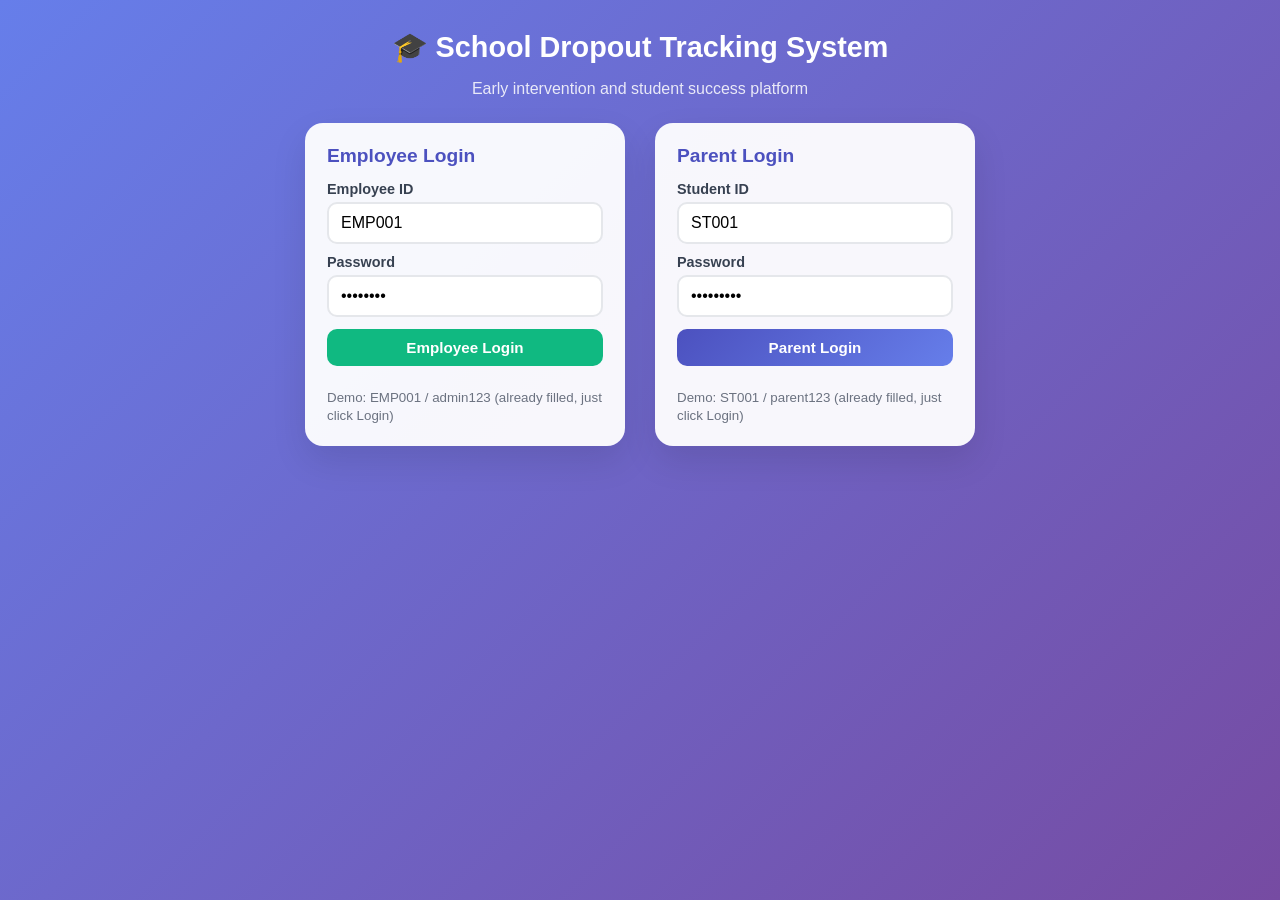
<file: index.html>
<!DOCTYPE html><html lang="en"><head><meta charset="UTF-8"><meta name="viewport" content="width=device-width,initial-scale=1">
<title>School Dropout Tracking System</title><link rel="stylesheet" href="style.css"></head><body>
<div class="hero"><h1>🎓 School Dropout Tracking System</h1><p>Early intervention and student success platform</p></div>
<div class="login">
<div class="card"><h2>Employee Login</h2>
<form id="fe" autocomplete="off"><label for="eid">Employee ID</label><input id="eid" value="EMP001">
<label for="epw">Password</label><input id="epw" type="password" value="admin123">
<button class="btn ok" style="width:100%">Employee Login</button></form>
<div class="msg" id="m1"></div><small>Demo: EMP001 / admin123 (already filled, just click Login)</small></div>
<div class="card"><h2>Parent Login</h2>
<form id="fp" autocomplete="off"><label for="pid">Student ID</label><input id="pid" value="ST001">
<label for="ppw">Password</label><input id="ppw" type="password" value="parent123">
<button class="btn" style="width:100%">Parent Login</button></form>
<div class="msg" id="m2"></div><small>Demo: ST001 / parent123 (already filled, just click Login)</small></div></div>
<script src="app.js"></script><script>
function go(role,i,p){
 const id=$(i).value.trim().toUpperCase(),pw=$(p).value.trim(),m=$(role=='employee'?'m1':'m2');
 let ok=false;
 if(role=='employee') ok=['EMP001','ADMIN'].includes(id)&&['admin123','admin'].includes(pw);
 else ok=DB.get().students.some(s=>s.id==id)&&['parent123','parent'].includes(pw);
 if(!ok){m.textContent='Wrong ID or password. Use the demo login shown below the button.';return}
 sessionStorage.setItem('u',JSON.stringify({role,id}));
 location.href=role=='employee'?'dashboard.html':'parent.html'}
$('fe').onsubmit=e=>{e.preventDefault();go('employee','eid','epw')};
$('fp').onsubmit=e=>{e.preventDefault();go('parent','pid','ppw')};
</script></body></html>
</file>
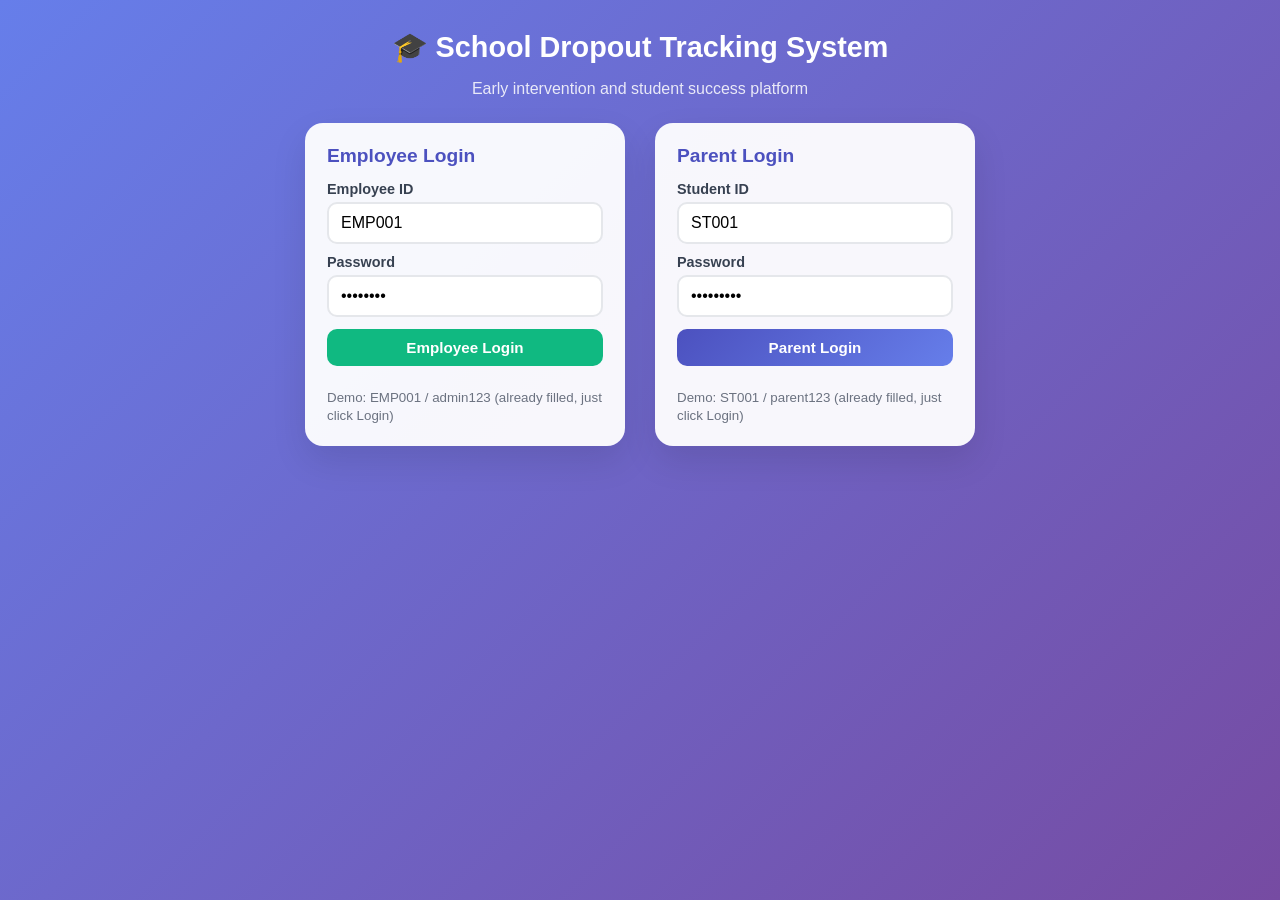
<file: dashboard.html>
<!DOCTYPE html><html lang="en"><head><meta charset="UTF-8"><meta name="viewport" content="width=device-width,initial-scale=1">
<title>Dashboard - School Dropout Tracker</title><link rel="stylesheet" href="style.css"></head><body><div class="wrap"><div class="nav" id="nav"></div>
<h1>Dashboard</h1>
<div class="grid"><div class="stat"><b id="t"></b><span>Total students</span></div><div class="stat low"><b id="a"></b><span>Average attendance</span></div>
<div class="stat high"><b id="r"></b><span>At-risk students</span></div><div class="stat critical"><b id="x"></b><span>Dropped out</span></div><div class="stat medium"><b id="i"></b><span>Active interventions</span></div></div>
<div class="card"><h2>🚨 Today's alerts</h2><div id="al"></div></div>
<div class="card"><h2>Students needing attention</h2><div class="tw"><table><tbody id="list"></tbody></table></div>
<a class="btn" href="risk.html">See full risk analysis</a> <a class="btn g" href="students.html">Add or edit students</a></div></div>
<script src="app.js"></script><script>
init('dashboard.html','employee');const d=DB.get();
const A=d.students.filter(s=>s.status=='Active'),ar=A.filter(s=>['critical','high'].includes(lvl(s))),al=A.filter(s=>streak(s)>=3).sort((a,b)=>streak(b)-streak(a));
$('t').textContent=d.students.length;$('a').textContent=(A.reduce((n,s)=>n+s.att,0)/(A.length||1)).toFixed(1)+'%';$('r').textContent=ar.length;
$('x').textContent=d.students.length-A.length;$('i').textContent=d.interventions.filter(i=>i.status=='Active').length;
$('al').innerHTML=al.slice(0,8).map(s=>{const n=streak(s);return `<div class="alert ${n>=5?'critical':'high'}"><span><b>${esc(s.name)}</b> (${s.id}, Class ${s.grade}) absent ${n} days in a row<br><small>${n>=5?'Critical: visit the home or call the parent today':'Red flag: send an SMS to the parent'}</small></span><span><a class="btn s" href="${sms(s)}">SMS</a><a class="btn s g" href="tel:${esc(s.phone)}">Call</a></span></div>`}).join('')+(al.length>8?`<small>+ ${al.length-8} more students absent 3+ days. See the Attendance page.</small>`:'')||'<p>No alerts today. Mark daily attendance to keep this updated.</p>';
$('list').innerHTML=ar.sort((a,b)=>risk(b)-risk(a)).slice(0,10).map(s=>`<tr><td>${esc(s.name)}<br><small>${s.id} · Class ${s.grade} · ${esc(s.village)}</small></td><td>${s.att}%</td><td><span class="badge ${lvl(s)}">${lvl(s)}</span></td><td><a class="btn s" href="${sms(s)}">SMS parent</a><a class="btn s g" href="tel:${esc(s.phone)}">Call</a></td></tr>`).join('')+(ar.length>10?`<tr><td colspan="4"><small>Showing top 10 of ${ar.length}. See the full list in Dropout Risk.</small></td></tr>`:'')||'<tr><td>No at-risk students right now.</td></tr>';
</script></body></html>
</file>
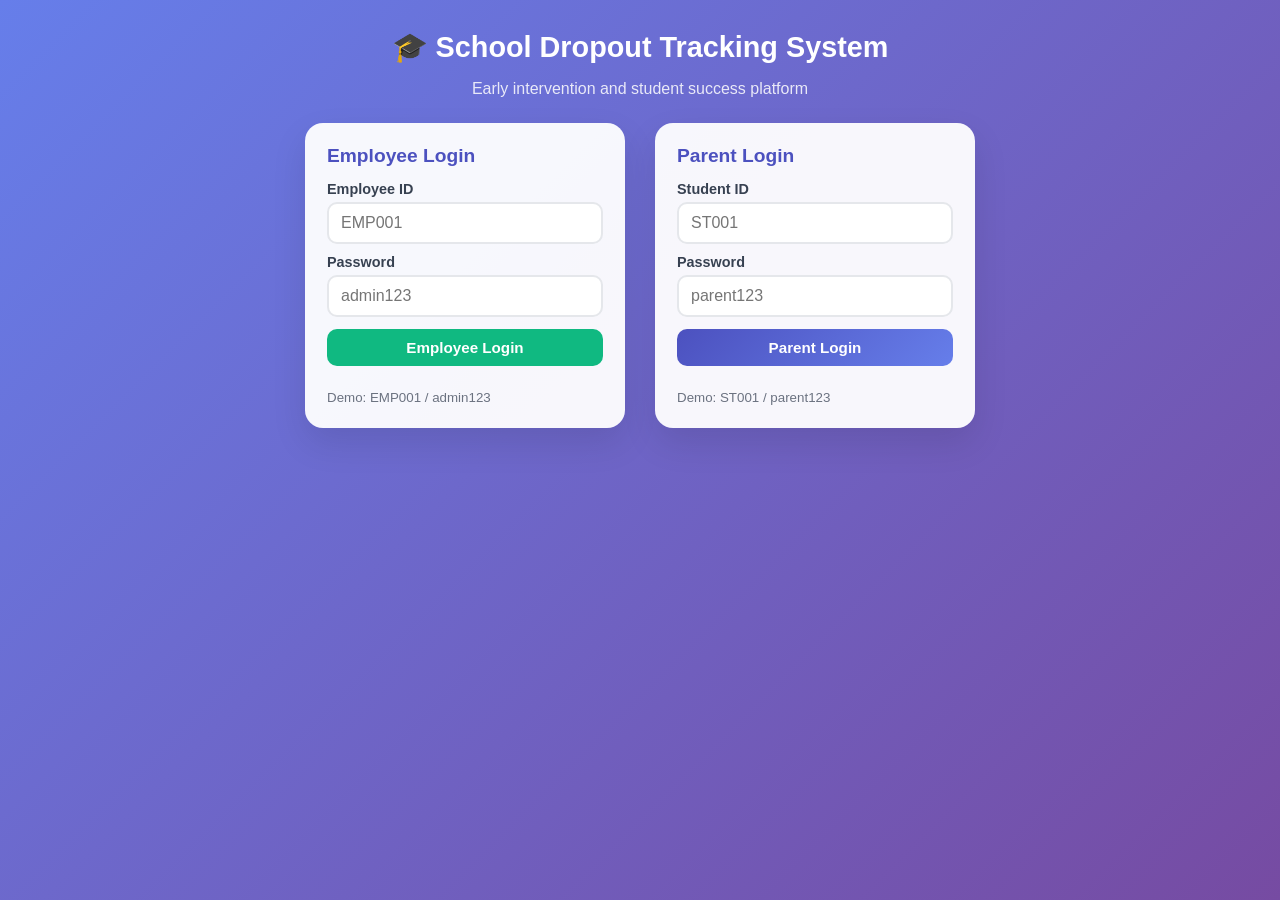
<file: index (5).html>
<!DOCTYPE html><html lang="en"><head><meta charset="UTF-8"><meta name="viewport" content="width=device-width,initial-scale=1">
<title>School Dropout Tracking System</title><link rel="stylesheet" href="style.css"></head><body>
<div class="hero"><h1>🎓 School Dropout Tracking System</h1><p>Early intervention and student success platform</p></div>
<div class="login">
<div class="card"><h2>Employee Login</h2><label for="eid">Employee ID</label><input id="eid" placeholder="EMP001"><label for="epw">Password</label><input id="epw" type="password" placeholder="admin123">
<button class="btn ok" style="width:100%" onclick="go('employee','eid','epw')">Employee Login</button><div class="msg" id="m1"></div><small>Demo: EMP001 / admin123</small></div>
<div class="card"><h2>Parent Login</h2><label for="pid">Student ID</label><input id="pid" placeholder="ST001"><label for="ppw">Password</label><input id="ppw" type="password" placeholder="parent123">
<button class="btn" style="width:100%" onclick="go('parent','pid','ppw')">Parent Login</button><div class="msg" id="m2"></div><small>Demo: ST001 / parent123</small></div></div>
<script src="app.js"></script><script>
function go(role,i,p){const id=$(i).value.trim().toUpperCase(),pw=$(p).value.trim(),m=$(role=='employee'?'m1':'m2');
 const ok=role=='employee'?(id=='EMP001'&&pw=='admin123'):(DB.get().students.some(s=>s.id==id)&&pw=='parent123');
 if(!ok){m.textContent='Wrong ID or password. Check the demo login below the button.';return}
 sessionStorage.setItem('u',JSON.stringify({role,id}));location.href=role=='employee'?'dashboard.html':'parent.html'}
</script></body></html>
</file>
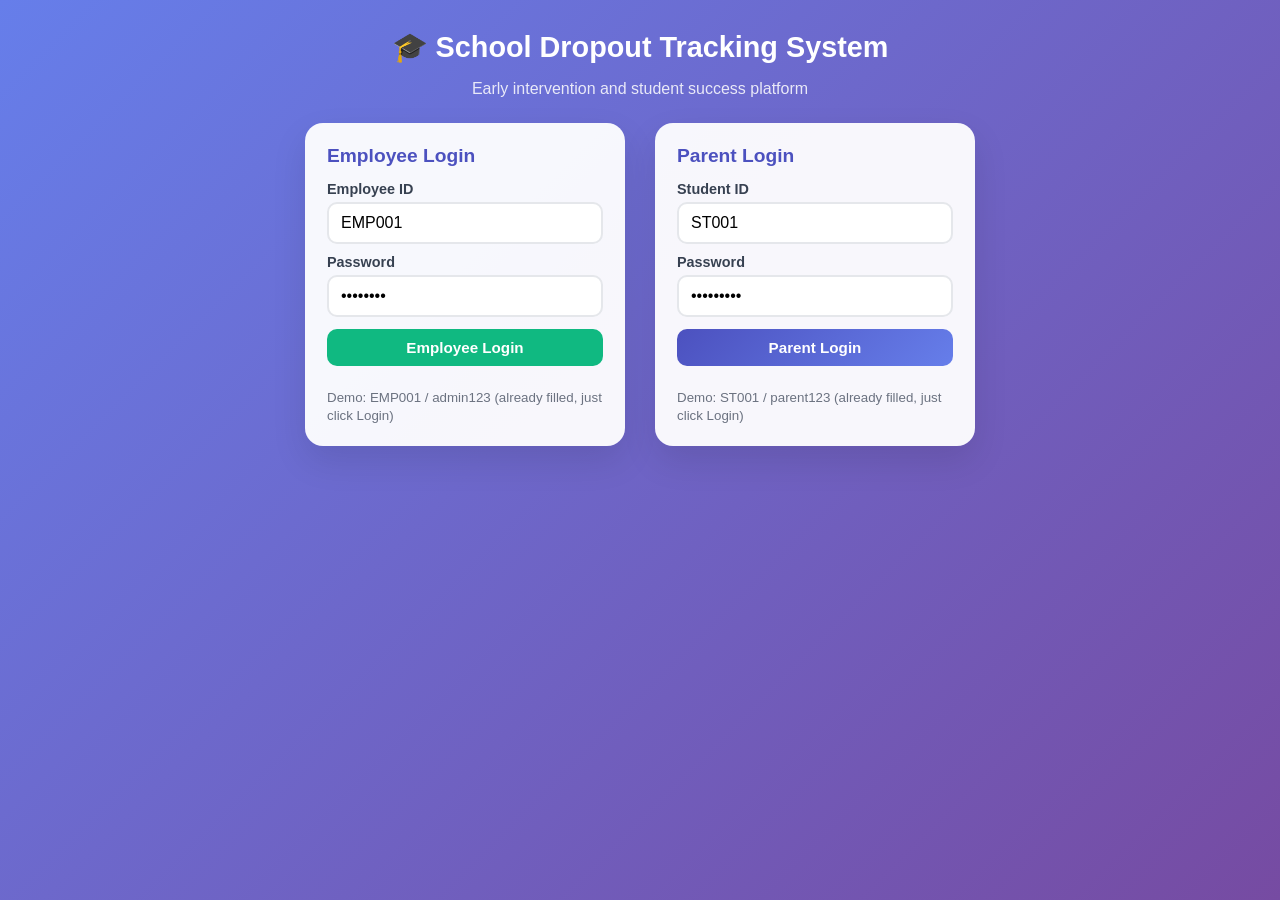
<file: interventions.html>
<!DOCTYPE html><html lang="en"><head><meta charset="UTF-8"><meta name="viewport" content="width=device-width,initial-scale=1">
<title>Interventions - School Dropout Tracker</title><link rel="stylesheet" href="style.css"></head><body><div class="wrap"><div class="nav" id="nav"></div>
<h1>Intervention plans</h1><div class="grid" id="st"></div>
<div class="two"><div class="card"><h2>New intervention</h2><form id="f"><label>Student</label><select id="s" required></select>
<label>Type</label><select id="t"><option>Academic Support</option><option>Behavioral Support</option><option>Family Engagement</option><option>Intensive Support</option><option>Peer Support</option></select>
<label>Plan and notes</label><textarea id="n" rows="4" required placeholder="Parent visit done, tutoring from Monday..."></textarea><button class="btn ok">Create plan</button></form></div>
<div class="card"><h2>All plans</h2><div id="l"></div></div></div></div>
<script src="app.js"></script><script>
init('interventions.html','employee');let d=DB.get();
$('s').innerHTML=d.students.map(s=>`<option value="${s.id}">${esc(s.name)} (${s.id}) - ${lvl(s)} risk</option>`).join('');
const q=new URLSearchParams(location.search).get('sid');if(q)$('s').value=q;
function draw(){const I=d.interventions;
 $('st').innerHTML=[['Active','medium'],['Completed','low']].map(([k,c])=>`<div class="stat ${c}"><b>${I.filter(i=>i.status==k).length}</b><span>${k}</span></div>`).join('')+`<div class="stat"><b>${I.length}</b><span>Total plans</span></div>`;
 $('l').innerHTML=I.slice().reverse().map(i=>{const s=d.students.find(x=>x.id==i.sid)||{name:i.sid};const done=i.status=='Completed';
  return `<div class="item ${done?'low':'medium'}"><b>${esc(s.name)}</b> <span class="badge ${done?'low':'medium'}">${i.status}</span><br><small>${esc(i.type)} · started ${i.date}</small><p>${esc(i.notes)}</p>
  <div class="pbar"><i style="width:${i.progress}%"></i></div><small>Progress ${i.progress}%</small><br>
  ${done?'':`<button class="btn s" onclick="up(${i.id})">+10% progress</button><button class="btn s ok" onclick="fin(${i.id})">Mark completed</button>`}<button class="btn s r" onclick="del(${i.id})">Delete</button></div>`}).join('')||'<p>No plans yet. Create the first one.</p>'}
const get=id=>d.interventions.find(i=>i.id==id);
function up(id){const i=get(id);i.progress=Math.min(100,i.progress+10);if(i.progress==100)i.status='Completed';DB.save(d);draw()}
function fin(id){const i=get(id);i.progress=100;i.status='Completed';DB.save(d);draw()}
function del(id){if(confirm('Delete this plan?')){d.interventions=d.interventions.filter(i=>i.id!=id);DB.save(d);draw()}}
$('f').onsubmit=e=>{e.preventDefault();d.interventions.push({id:Date.now(),sid:$('s').value,type:$('t').value,notes:$('n').value,progress:0,status:'Active',date:new Date().toISOString().slice(0,10)});DB.save(d);$('n').value='';draw()};
draw();</script></body></html>
</file>
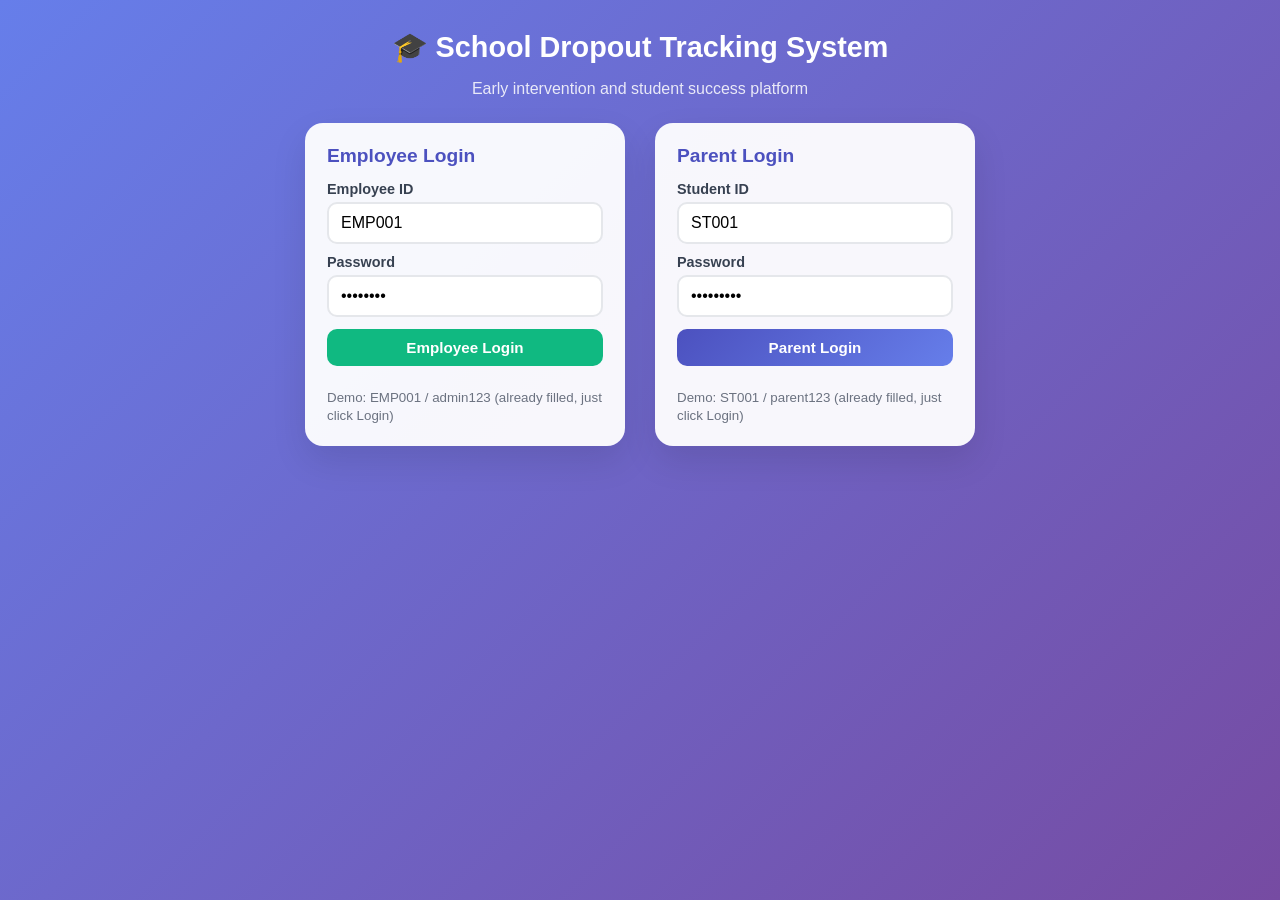
<file: parent.html>
<!DOCTYPE html><html lang="en"><head><meta charset="UTF-8"><meta name="viewport" content="width=device-width,initial-scale=1">
<title>My Child - School Dropout Tracker</title><link rel="stylesheet" href="style.css"></head><body><div class="wrap"><div class="nav" id="nav"></div>
<h1>My child</h1>
<div id="none" class="card" style="display:none"><h2>Student not found</h2><p>This Student ID is not in the school records. Please log in again or contact the school.</p></div>
<div id="main">
<div class="grid" id="st"></div>
<div class="two">
<div class="card"><h2>Student details</h2><div class="tw"><table><tbody id="info"></tbody></table></div></div>
<div class="card"><h2>Support plans from school</h2><div id="plans"></div></div>
<div class="card"><h2>Schemes your child may get</h2><div id="sch"></div></div>
</div></div></div>
<script src="app.js"></script><script>
const u=init('parent.html','parent');
if(u){const d=DB.get(),s=d.students.find(x=>x.id==u.id);
 if(!s){$('main').style.display='none';$('none').style.display='block'}
 else{const L=lvl(s),drop=s.status!='Active',msg={critical:'Needs urgent attention',high:'Needs attention',medium:'Watch closely',low:'Doing well'};
  $('st').innerHTML=`<div class="stat ${L}"><b>${drop?'Dropped out':msg[L]}</b><span>Overall status</span></div>
  <div class="stat ${s.att>=75?'low':s.att>=60?'high':'critical'}"><b>${s.att}%</b><span>Attendance</span></div>
  <div class="stat ${s.acad>=60?'low':s.acad>=40?'high':'critical'}"><b>${s.acad}%</b><span>Academic average</span></div>`;
  $('info').innerHTML=[['Name',s.name],['Student ID',s.id],['Class',s.grade],['Gender',s.gender],['Village / area',s.village],['Risk level',`<span class="badge ${L}">${L}</span>`],['Status',s.status]]
   .map(([k,v])=>`<tr><th>${k}</th><td>${k=='Risk level'?v:esc(v)}</td></tr>`).join('');
  const P=d.interventions.filter(i=>i.sid==s.id);
  $('plans').innerHTML=P.map(i=>{const done=i.status=='Completed';return `<div class="item ${done?'low':'medium'}"><b>${esc(i.type)}</b> <span class="badge ${done?'low':'medium'}">${i.status}</span><br><small>Started ${i.date}</small><p>${esc(i.notes)}</p><div class="pbar"><i style="width:${i.progress}%"></i></div><small>Progress ${i.progress}%</small></div>`}).join('')||'<p>No support plan right now.</p>';$('sch').innerHTML=schemes(s).map(x=>`<div class="item low"><b>${esc(x[0])}</b>${x[1]?`<br><small>${esc(x[1])}</small>`:''}</div>`).join('')+'<small>Indicative only. Please confirm eligibility at the school office.</small>'}}
</script></body></html>
</file>
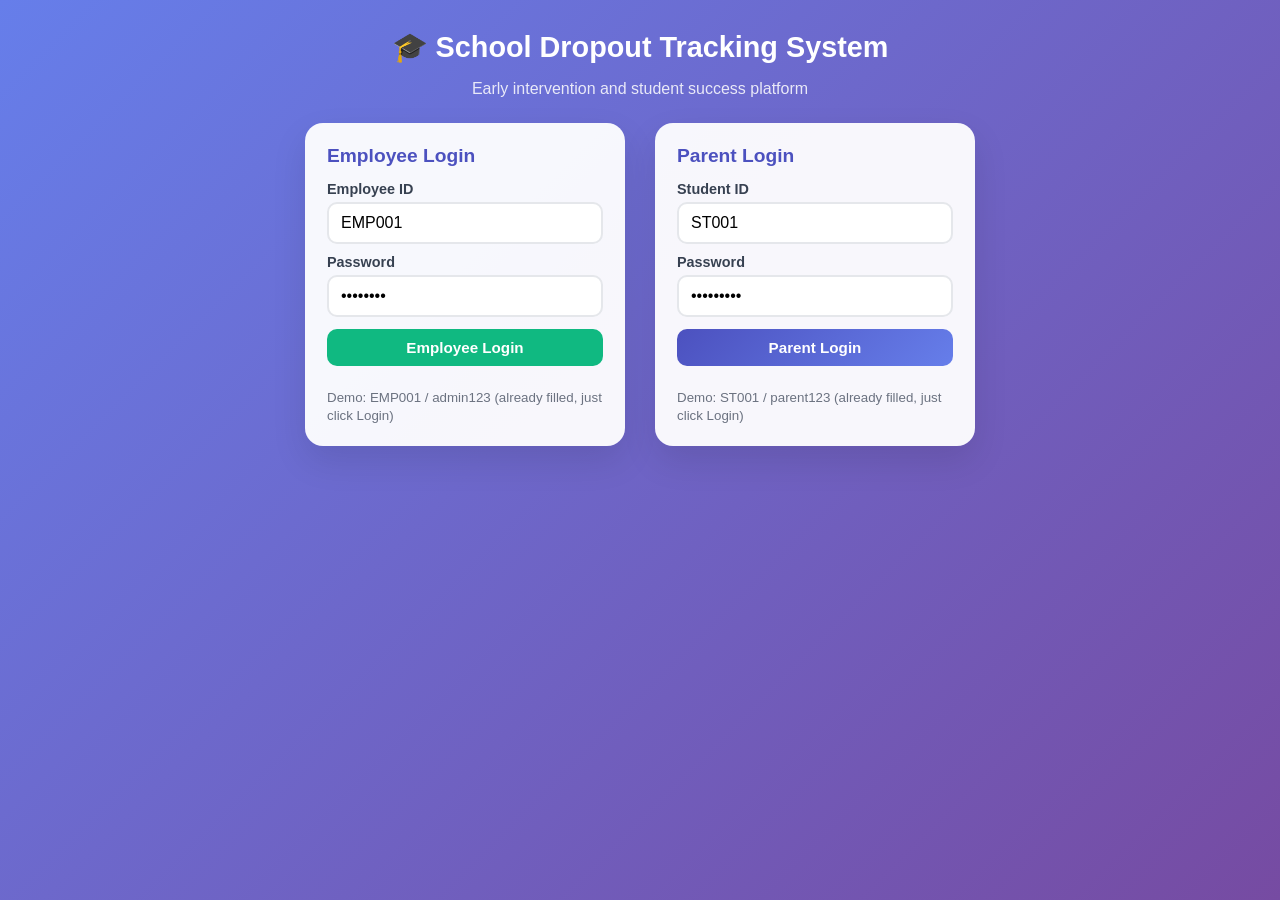
<file: reenrol.html>
<!DOCTYPE html><html lang="en"><head><meta charset="UTF-8"><meta name="viewport" content="width=device-width,initial-scale=1">
<title>Re-enrolment - School Dropout Tracker</title><link rel="stylesheet" href="style.css"></head><body><div class="wrap"><div class="nav" id="nav"></div>
<h1>Re-enrolment tracking</h1><div class="grid" id="st"></div><div class="card" id="l"></div></div>
<script src="app.js"></script><script>
init('reenrol.html','employee');let d=DB.get();const g=id=>d.students.find(s=>s.id==id);
function draw(){const D=d.students.filter(s=>s.status!='Active'),R=d.students.filter(s=>s.status=='Active'&&s.re&&s.re.done);
 $('st').innerHTML=`<div class="stat critical"><b>${D.length}</b><span>Dropped out, to bring back</span></div><div class="stat low"><b>${R.length}</b><span>Re-enrolled</span></div>`;
 $('l').innerHTML='<h2>Dropped-out students</h2>'+(D.map(s=>{const r=s.re||{};return `<div class="item critical"><b>${esc(s.name)}</b> <small>${s.id} · Class ${s.grade} · ${esc(s.village)} · ${esc(s.phone)}</small>
 <label>Reason for dropout</label><select id="r${s.id}">${REASONS.map(x=>`<option${x==s.reason?' selected':''}>${x}</option>`).join('')}</select>
 <label>Home visit date</label><input type="date" id="v${s.id}" value="${esc(r.visit||'')}">
 <label>Notes (what the family said, next step)</label><textarea id="n${s.id}" rows="2">${esc(r.notes||'')}</textarea>
 <button class="btn s" onclick="save('${s.id}')">Save</button><button class="btn s ok" onclick="back('${s.id}')">Re-enrolled in school</button></div>`}).join('')||'<p>No dropped-out students. Use "Mark dropped" on the Dropout Risk page.</p>')
 +(R.length?'<h2 style="margin-top:20px">Re-enrolled</h2>'+R.map(s=>`<div class="item low"><b>${esc(s.name)}</b> <small>${s.id} · re-enrolled on ${esc(s.re.done)}</small><p>${esc(s.re.notes||'')}</p></div>`).join(''):'')}
function save(id){const s=g(id);s.reason=$('r'+id).value;s.re={...(s.re||{}),visit:$('v'+id).value,notes:$('n'+id).value};DB.save(d)}
function back(id){save(id);const s=g(id);s.status='Active';s.re.done=dt(0);DB.save(d);draw()}
draw();</script></body></html>
</file>
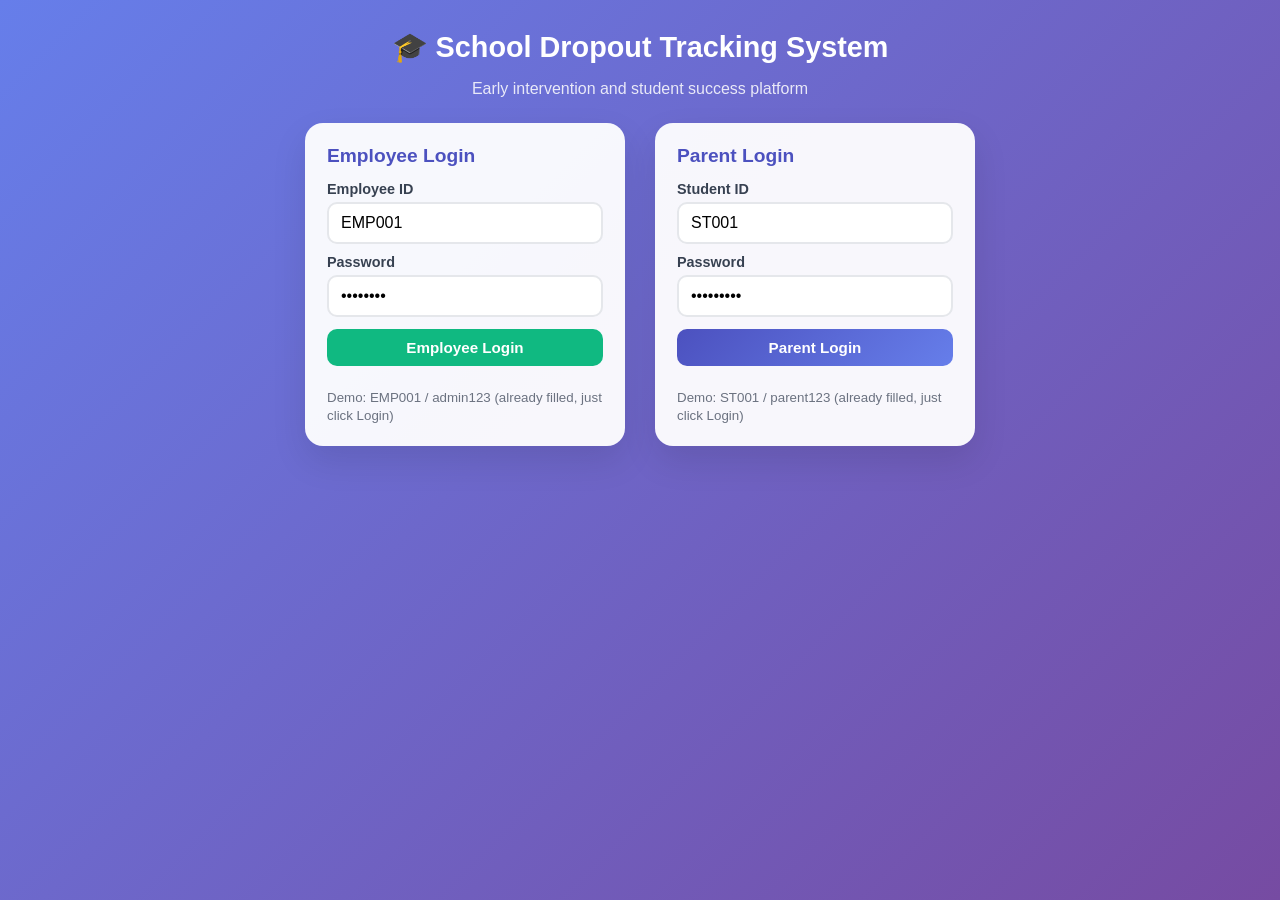
<file: students.html>
<!DOCTYPE html><html lang="en"><head><meta charset="UTF-8"><meta name="viewport" content="width=device-width,initial-scale=1">
<title>Students - School Dropout Tracker</title><link rel="stylesheet" href="style.css"></head><body><div class="wrap"><div class="nav" id="nav"></div>
<h1>Students</h1><div class="two"><div class="card"><h2 id="ttl">Add new student</h2><form id="f">
<label>Student ID</label><input name="id" required placeholder="ST010"><label>Name</label><input name="name" required>
<label>Class</label><select name="grade"><option>6</option><option>7</option><option>8</option><option>9</option><option>10</option><option>11</option><option>12</option></select>
<label>Gender</label><select name="gender"><option>Male</option><option>Female</option></select><label>Village / area</label><input name="village" required>
<label>Parent phone</label><input name="phone" type="tel" required><label>Starting attendance % (daily marking updates it)</label><input name="att" type="number" min="0" max="100" step="0.1" required>
<label>Academic average %</label><input name="acad" type="number" min="0" max="100" required>
<label>Family income per month (₹)</label><input name="income" type="number" min="0" required><label>Number of siblings</label><input name="sibs" type="number" min="0" value="1" required>
<label>Distance to school (km)</label><input name="dist" type="number" min="0" step="0.5" required><label>Family migrates for work?</label><select name="mig"><option value="0">No</option><option value="1">Yes</option></select>
<button class="btn ok" id="sub">Add student</button> <button class="btn g" type="button" onclick="clr()">Clear</button><div class="msg" id="e"></div></form></div>
<div class="card"><h2>All students</h2><input id="q" placeholder="Search by name, ID or village"><br><br><div class="tw"><table><tbody id="tb"></tbody></table></div></div></div></div>
<script src="app.js"></script><script>
init('students.html','employee');let d=DB.get(),ed=null;const F=$('f'),K=['id','name','grade','gender','village','phone','att','acad','income','sibs','dist','mig'];
function draw(){$('tb').innerHTML=d.students.filter(s=>(s.name+s.id+s.village).toLowerCase().includes($('q').value.toLowerCase())).map(s=>`<tr><td>${esc(s.name)}<br><small>${s.id} · Class ${s.grade} · ${esc(s.village)}</small></td><td><span class="badge ${lvl(s)}">${lvl(s)}</span></td><td>${s.status=='Active'?'Active':'Dropped out'}</td><td><button class="btn s" onclick="edit('${s.id}')">Edit</button><button class="btn s r" onclick="del('${s.id}')">Delete</button></td></tr>`).join('')}
function clr(){F.reset();ed=null;F.elements.id.readOnly=F.elements.att.readOnly=false;$('sub').textContent='Add student';$('ttl').textContent='Add new student';$('e').textContent=''}
function edit(id){const s=d.students.find(x=>x.id==id);ed=id;K.forEach(k=>F.elements[k].value=s[k]);F.elements.id.readOnly=F.elements.att.readOnly=true;$('sub').textContent='Save changes';$('ttl').textContent='Edit '+s.name;scrollTo(0,0)}
function del(id){if(confirm('Delete this student and their plans? This cannot be undone.')){d.students=d.students.filter(s=>s.id!=id);d.interventions=d.interventions.filter(i=>i.sid!=id);DB.save(d);if(ed==id)clr();draw()}}
F.onsubmit=e=>{e.preventDefault();const f=Object.fromEntries(new FormData(F));f.id=f.id.trim().toUpperCase();
 const n={...f,grade:+f.grade,att:+f.att,acad:+f.acad,income:+f.income,sibs:+f.sibs,dist:+f.dist,mig:+f.mig};
 if(ed){const s=d.students.find(x=>x.id==ed);Object.assign(s,n,{att:s.att})}
 else{if(d.students.some(s=>s.id==n.id)){$('e').textContent='This Student ID already exists. Use a new ID.';return}
  d.students.push({...n,b:[n.att,100],log:{},status:'Active',reason:'',re:null})}
 DB.save(d);clr();draw()};
$('q').oninput=draw;draw();</script></body></html>
</file>
<file: style.css>
*{margin:0;padding:0;box-sizing:border-box}
body{font-family:'Segoe UI',Tahoma,sans-serif;background:linear-gradient(135deg,#667eea,#764ba2) fixed;min-height:100vh;color:#333}
.wrap{max-width:1200px;margin:0 auto;padding:20px}
.nav{background:rgba(255,255,255,.95);border-radius:16px;padding:12px 20px;margin-bottom:20px;display:flex;flex-wrap:wrap;gap:6px;align-items:center;box-shadow:0 10px 25px rgba(0,0,0,.1)}
.nav b{color:#4c51bf;margin-right:auto;font-size:1.1rem}
.nav a{padding:8px 14px;border-radius:10px;color:#374151;text-decoration:none;font-weight:600;font-size:.9rem}
.nav a.on,.nav a:hover{background:#4c51bf;color:#fff}
h1{color:#fff;margin-bottom:16px;font-size:1.8rem}
.card{background:rgba(255,255,255,.95);border-radius:18px;padding:22px;box-shadow:0 15px 35px rgba(0,0,0,.1);margin-bottom:20px}
.card h2{color:#4c51bf;font-size:1.2rem;margin-bottom:14px}
.grid{display:grid;gap:16px;grid-template-columns:repeat(auto-fit,minmax(180px,1fr));margin-bottom:20px}
.two{display:grid;gap:20px;grid-template-columns:repeat(auto-fit,minmax(320px,1fr))}
.stat{background:rgba(255,255,255,.93);border-radius:14px;padding:18px;border-left:5px solid var(--c,#4c51bf);box-shadow:0 10px 25px rgba(0,0,0,.1)}
.stat b{display:block;font-size:2.1rem;color:var(--c,#4c51bf)}
.stat span{color:#6b7280;font-size:.85rem}
label{display:block;font-weight:600;margin:10px 0 5px;color:#374151;font-size:.9rem}
input,select,textarea{width:100%;padding:10px 12px;border:2px solid #e5e7eb;border-radius:10px;font:inherit}
input:focus,select:focus,textarea:focus{outline:0;border-color:#4c51bf}
.btn{background:linear-gradient(135deg,#4c51bf,#667eea);color:#fff;border:0;padding:10px 18px;border-radius:10px;font-weight:600;cursor:pointer;margin-top:12px;text-decoration:none;display:inline-block;font-size:.95rem}
.btn:hover{opacity:.9}.btn.s{padding:5px 10px;font-size:.8rem;margin:2px 3px 2px 0}
.btn.g{background:#6b7280}.btn.r{background:#ef4444}.btn.ok{background:#10b981}
.bar{display:flex;gap:10px;flex-wrap:wrap;align-items:end;margin-bottom:14px}.bar>*{flex:1;min-width:140px}.bar .btn{flex:0 0 auto;margin:0}
.tw{overflow-x:auto}table{width:100%;border-collapse:collapse}
th,td{padding:10px 12px;text-align:left;border-bottom:1px solid #e5e7eb;font-size:.92rem}
th{background:rgba(76,81,191,.1);color:#4c51bf}small{color:#6b7280}
.badge{padding:3px 10px;border-radius:12px;font-size:.78rem;font-weight:700;color:#fff;background:var(--c)}
.critical{--c:#ef4444}.high{--c:#f59e0b}.medium{--c:#3b82f6}.low{--c:#10b981}
.ch{position:relative;height:290px}
.pbar{height:8px;background:#e5e7eb;border-radius:4px;overflow:hidden;margin:8px 0}.pbar i{display:block;height:100%;background:var(--c,#4c51bf)}
.item{border-left:5px solid var(--c,#4c51bf);background:#f9fafb;border-radius:12px;padding:14px;margin-bottom:12px}
.login{display:flex;gap:30px;justify-content:center;flex-wrap:wrap;padding:20px}.login .card{width:320px}
.hero{text-align:center;color:#fff;padding:30px 10px 5px}.hero p{opacity:.85}
.msg{color:#ef4444;font-size:.85rem;margin-top:8px;min-height:1em}
@media print{.nav,.bar,.btn{display:none}body{background:#fff}}
</file>
